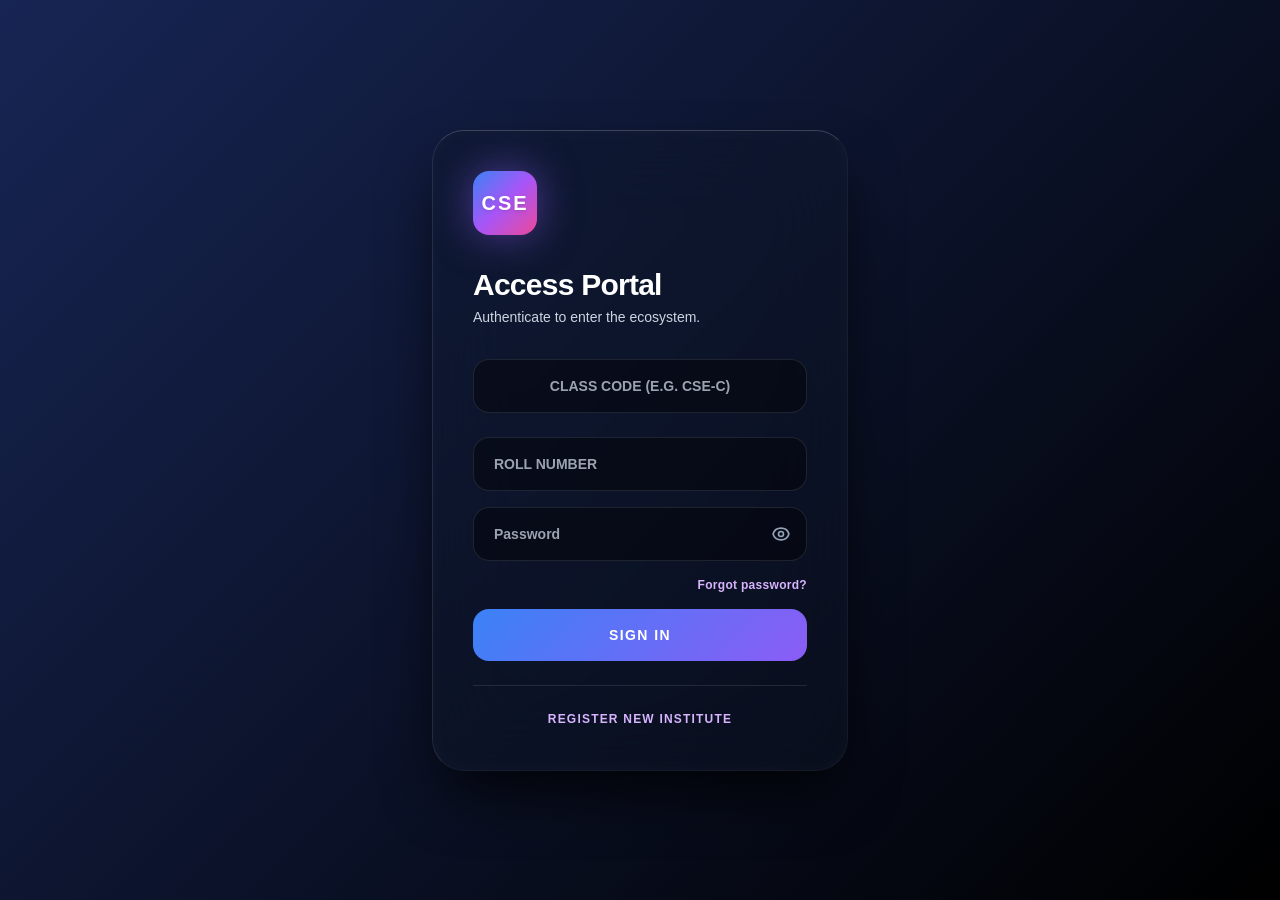
<file: index.html>
<!DOCTYPE html>
<html lang="en" class="dark">
<head>
  <meta charset="UTF-8">
  <meta name="viewport" content="width=device-width, initial-scale=1.0, maximum-scale=1.0, user-scalable=no">
  <meta name="theme-color" content="#03030a">
  <meta name="description" content="CSE C Workspace — Class Academic Portal">
  <link rel="manifest" href="manifest.json">
  <title>CSE C Workspace</title>

  <script>
    (function(){
      if (localStorage.getItem('theme') === 'light') document.documentElement.classList.remove('dark');
      else document.documentElement.classList.add('dark');
    })();
  </script>

  <meta http-equiv="Content-Security-Policy" content="default-src 'self'; script-src 'self' https://cdn.jsdelivr.net https://cdnjs.cloudflare.com https://unpkg.com 'unsafe-inline' 'unsafe-eval'; style-src 'self' https://fonts.googleapis.com 'unsafe-inline'; font-src https://fonts.gstatic.com; img-src 'self' data: https:; frame-src 'self' https://www.youtube.com https://docs.google.com https://drive.google.com; connect-src 'self' https://script.google.com; upgrade-insecure-requests; block-all-mixed-content;">
  <meta http-equiv="Referrer-Policy" content="strict-origin-when-cross-origin">
  <meta http-equiv="X-Content-Type-Options" content="nosniff">

  <link href="css/output.css" rel="stylesheet">

  <script>
    if ('serviceWorker' in navigator) navigator.serviceWorker.register('service-worker.js').catch(()=>{});
  </script>
</head>

<body class="font-sans antialiased overflow-hidden selection:bg-blue-500/30 transition-colors duration-300">

  <div id="top-loader"><div id="top-loader-bar"></div></div>

  <div id="toast-container"></div>

  <div id="auth-layout" class="absolute inset-0 z-[100] flex items-center justify-center aurora-bg overflow-hidden opacity-0 transition-opacity duration-500">
    <div class="aurora-orb aurora-orb-1"></div>
    <div class="aurora-orb aurora-orb-2"></div>
    <div class="aurora-orb aurora-orb-3"></div>

    <div class="w-full max-w-md px-4 relative z-10">
      
      <div id="login-view" class="ultimate-glass rounded-[2rem] p-8 md:p-10 anim-scale-in">
        <div class="w-16 h-16 bg-gradient-to-br from-blue-500 via-purple-500 to-pink-500 rounded-2xl mb-8 flex items-center justify-center shadow-[0_0_40px_rgba(139,92,246,0.5)]">
          <span class="text-white font-black tracking-widest text-xl drop-shadow">CSE</span>
        </div>
        <h1 class="text-3xl font-black mb-1 tracking-tight text-white">Access Portal</h1>
        <p class="text-sm text-slate-300 mb-8 font-medium">Authenticate to enter the ecosystem.</p>
        
        <form id="loginForm" class="space-y-4">
          <input type="text" id="classCode" placeholder="Class Code (e.g. CSE-C)" required autocomplete="off"
            class="dark-input w-full px-5 py-4 rounded-2xl text-sm outline-none font-semibold uppercase text-center mb-2 border-blue-500/30 focus:border-blue-500">
            
          <input type="text" id="rollNumber" placeholder="Roll Number" required autocomplete="username"
            class="dark-input w-full px-5 py-4 rounded-2xl text-sm outline-none font-semibold mono uppercase">
          
          <div class="relative flex items-center">
            <input type="password" id="password" placeholder="Password" required autocomplete="current-password"
              class="dark-input w-full pl-5 pr-12 py-4 rounded-2xl text-sm outline-none font-semibold">
            <button type="button" onclick="togglePassword('password','eye-login')"
              class="absolute right-4 text-slate-400 hover:text-white transition-colors focus:outline-none">
              <svg id="eye-login" class="w-5 h-5" fill="none" stroke="currentColor" viewBox="0 0 24 24">
                <path stroke-linecap="round" stroke-linejoin="round" stroke-width="2" d="M15 12a3 3 0 11-6 0 3 3 0 016 0z"/>
                <path stroke-linecap="round" stroke-linejoin="round" stroke-width="2" d="M2.458 12C3.732 7.943 7.523 5 12 5c4.478 0 8.268 2.943 9.542 7-1.274 4.057-5.064 7-9.542 7-4.477 0-8.268-2.943-9.542-7z"/>
              </svg>
            </button>
          </div>
          
          <div class="flex justify-end">
            <button type="button" onclick="switchAuthView('forgot-view')"
              class="text-xs text-purple-300 hover:text-pink-400 transition-colors font-bold outline-none tracking-wide">Forgot password?</button>
          </div>
          <button type="submit" id="loginBtn" class="gradient-btn w-full font-black py-4 rounded-2xl text-sm tracking-widest uppercase outline-none mt-1">Sign In</button>
          <p id="login-status" class="text-xs text-center text-purple-400 hidden pt-1 animate-pulse font-bold">Establishing connection…</p>
        </form>

        <div class="mt-6 pt-5 border-t border-white/10 text-center">
          <button type="button" onclick="switchAuthView('register-view')" class="text-xs text-purple-300 hover:text-white transition-colors font-bold outline-none tracking-widest uppercase">Register New Institute</button>
        </div>
      </div>

<div id="forgot-view" class="ultimate-glass rounded-[2rem] p-8 md:p-10 hidden">
        <h1 class="text-3xl font-black mb-1 tracking-tight text-white">Reset Access</h1>
        <p class="text-sm text-slate-300 mb-8 font-medium">Identity verification required.</p>
        
        <form id="forgotFormStep1" class="space-y-4">
          <input type="text" id="resetClassCode" placeholder="Class Code (e.g. CSE-C)" required autocomplete="off"
            class="dark-input w-full px-5 py-4 rounded-2xl text-sm outline-none font-semibold uppercase text-center mb-2 border-blue-500/30 focus:border-blue-500">

          <input type="text" id="resetRoll" placeholder="Enter Roll Number" required
            class="dark-input w-full px-5 py-4 rounded-2xl text-sm outline-none font-semibold mono uppercase">
          <button type="submit" id="getQBtn" class="gradient-btn w-full font-black py-4 rounded-2xl text-sm tracking-widest uppercase outline-none">Find Account</button>
        </form>

        <form id="forgotFormStep2" class="space-y-4 hidden mt-4">
          <div class="bg-white/5 border border-white/10 p-5 rounded-2xl">
            <p class="text-[10px] text-purple-400 font-black uppercase tracking-widest mb-1">Security Question</p>
            <p id="display-sec-q" class="text-sm font-bold text-white"></p>
          </div>
          <input type="text" id="resetAnswer" placeholder="Your Answer" required
            class="dark-input w-full px-5 py-4 rounded-2xl text-sm outline-none font-semibold">
          <button type="submit" id="resetBtn" class="gradient-btn w-full font-black py-4 rounded-2xl text-sm tracking-widest uppercase outline-none">Request Reset</button>
        </form>
        
        <button type="button" onclick="resetForgotFlow()"
          class="w-full text-xs text-slate-400 hover:text-white mt-5 transition-colors font-bold outline-none uppercase tracking-wider">← Back to Login</button>
      </div>

      <div id="register-view" class="ultimate-glass rounded-[2rem] p-8 md:p-10 hidden max-h-[85vh] overflow-y-auto custom-scrollbar">
        <h1 class="text-3xl font-black mb-1 tracking-tight text-white">Institute Setup</h1>
        <p class="text-sm text-slate-300 mb-6 font-medium">Deploy an isolated database.</p>

        <div class="bg-white/5 border border-blue-500/30 rounded-2xl p-5 mb-6 relative mt-4">
          <span class="absolute -top-3 left-5 bg-blue-500 text-white text-[10px] font-black uppercase tracking-widest px-3 py-1 rounded-full shadow-md shadow-blue-500/20">Step 1: Database</span>
          <p class="text-xs text-slate-300 mb-3 font-medium leading-relaxed mt-2">Open <a href="https://gemini.google.com" target="_blank" rel="noopener noreferrer" class="text-blue-400 hover:underline font-bold">Google Gemini</a>, paste this exact prompt, and run the code it gives you in a blank Google Sheet. <br><b class="text-red-400">CRITICAL: Click Share on the Google Sheet and add your main Developer Email as an Editor!</b></p>
          
          <div class="relative">
            <textarea id="ai-prompt-text" readonly class="w-full h-24 bg-black/40 border border-white/10 rounded-xl p-3 text-[10px] font-mono text-slate-400 resize-none focus:outline-none custom-scrollbar">I need an Apps Script code that creates a structured Google Sheet to act as a database for my Class Portal. Please write a script that creates the following tabs with these exact column headers in row 1:
1. Users: Name, RollNumber, Phone, Email, Password, Role, SecurityQuestion, SecurityAnswer
2. Modules: Semester, Subject
3. Notes: Semester, Title, Subject, Date, Link
4. Excels: Semester, Title, Subject, Date, Link
5. Announcements: Semester, Title, Subject, Date, Description, Priority, ValidUntil
6. Attendance: Date, Hour, Present, Absent
7. ResetRequests: RollNumber, Date, Status
8. Logs: Timestamp, RollNumber, Name, Role
9. Feedback: Timestamp, Name, RollNumber, Message
10. Settings: Key, Value

Make the header rows bold and freeze the first row for all tabs.</textarea>
            <button type="button" onclick="copyPrompt()" class="absolute top-2 right-2 bg-white/10 hover:bg-white/20 text-white text-[10px] font-bold px-2 py-1 rounded-lg transition-colors outline-none border border-white/10">Copy</button>
          </div>
        </div>

        <div class="bg-white/5 border border-purple-500/30 rounded-2xl p-5 relative mt-6">
          <span class="absolute -top-3 left-5 bg-purple-500 text-white text-[10px] font-black uppercase tracking-widest px-3 py-1 rounded-full shadow-md shadow-purple-500/20">Step 2: Connect</span>
          <form id="registerTenantForm" class="space-y-4 mt-3">
            <input type="text" id="regClassCode" placeholder="Class Code (e.g. CSE-C)" required class="dark-input w-full px-5 py-4 rounded-2xl text-sm outline-none font-bold uppercase text-center">
            <input type="text" id="regSheetId" placeholder="Paste Google Sheet ID" required class="dark-input w-full px-5 py-4 rounded-2xl text-sm outline-none font-medium">
            
            <div class="border-t border-white/10 pt-4 mt-2">
              <p class="text-[10px] text-purple-400 font-black uppercase tracking-widest mb-3">Master Admin Account</p>
              <input type="text" id="regAdminName" placeholder="Admin Name" required class="dark-input w-full px-5 py-4 rounded-2xl text-sm outline-none font-medium mb-3">
              <input type="text" id="regAdminRoll" placeholder="Admin Roll Number" required class="dark-input w-full px-5 py-4 rounded-2xl text-sm outline-none font-medium mono uppercase mb-3">
              <input type="password" id="regAdminPass" placeholder="Admin Password" required class="dark-input w-full px-5 py-4 rounded-2xl text-sm outline-none font-medium mb-3">
            </div>
            <button type="submit" id="regTenantBtn" class="gradient-btn w-full font-black py-4 rounded-2xl text-sm tracking-widest uppercase outline-none shadow-lg">Initialize</button>
          </form>
        </div>
        <button type="button" onclick="switchAuthView('login-view')" class="w-full text-xs text-slate-400 hover:text-white mt-6 transition-colors font-bold outline-none uppercase tracking-wider text-center">← Back to Login</button>
      </div>

    </div>
  </div>

  <div id="resource-modal" class="modal-overlay fixed inset-0 z-[60] flex items-center justify-center hidden opacity-0 p-4">
    <div class="modal-content w-full max-w-md glass-card rounded-3xl p-7 relative shadow-2xl">
      <button onclick="closeModal()" class="absolute top-5 right-5 text-slate-400 hover:text-red-500 bg-slate-100 dark:bg-white/10 rounded-full p-2 transition-colors outline-none text-sm">✕</button>
      <h2 id="res-modal-title" class="text-2xl font-black mb-1 tracking-tight text-slate-900 dark:text-white">Publish Content</h2>
      <form id="add-resource-form" class="space-y-4 mt-6">
        <input type="hidden" id="res-mode" value="create">
        <input type="hidden" id="res-orig-title">
        <input type="hidden" id="res-orig-date">
        <input type="hidden" id="res-orig-type">
        <select id="res-type" class="w-full bg-slate-50 dark:bg-black/40 border border-slate-200 dark:border-white/10 rounded-xl px-4 py-3.5 text-sm outline-none focus:border-blue-500 text-slate-900 dark:text-white font-semibold">
          <option value="Notes">Class Document (URL)</option>
          <option value="Excels">Data Spreadsheet (URL)</option>
        </select>
        <input type="text" id="res-title" placeholder="Title" required
          class="w-full bg-slate-50 dark:bg-black/40 border border-slate-200 dark:border-white/10 rounded-xl px-4 py-3.5 text-sm outline-none focus:border-blue-500 text-slate-900 dark:text-white font-medium">
        <input type="url" id="res-link" placeholder="Paste URL" required
          class="w-full bg-slate-50 dark:bg-black/40 border border-slate-200 dark:border-white/10 rounded-xl px-4 py-3.5 text-sm outline-none focus:border-blue-500 text-slate-900 dark:text-white font-medium">
        <button type="submit" id="addResourceBtn" class="btn-shine w-full bg-blue-500 text-white font-bold py-3.5 rounded-xl text-sm hover:bg-blue-600 hover:scale-[0.98] transition-transform shadow-lg outline-none">Publish to Ecosystem</button>
      </form>
    </div>
  </div>

  <div id="announcement-modal" class="modal-overlay fixed inset-0 z-[60] flex items-center justify-center hidden opacity-0 p-4">
    <div class="modal-content w-full max-w-lg glass-card rounded-3xl p-7 relative shadow-2xl">
      <button onclick="closeAnnModal()" class="absolute top-5 right-5 text-slate-400 hover:text-red-500 bg-slate-100 dark:bg-white/10 rounded-full p-2 transition-colors outline-none text-sm">✕</button>
      <h2 id="ann-modal-title" class="text-2xl font-black mb-1 tracking-tight text-slate-900 dark:text-white">New Notice</h2>
      <form id="global-ann-form" class="space-y-4 mt-6">
        <input type="hidden" id="g-ann-mode" value="create">
        <input type="hidden" id="g-ann-original-date">
        <input type="text" id="g-ann-title" placeholder="Announcement Title" required
          class="w-full bg-slate-50 dark:bg-black/40 border border-slate-200 dark:border-white/10 rounded-xl px-4 py-3.5 text-sm outline-none focus:border-blue-500 text-slate-900 dark:text-white font-semibold">
        <div class="grid grid-cols-2 gap-4">
          <select id="g-ann-priority" class="w-full bg-slate-50 dark:bg-black/40 border border-slate-200 dark:border-white/10 rounded-xl px-4 py-3.5 text-sm outline-none focus:border-blue-500 text-slate-700 dark:text-gray-300 font-semibold">
            <option value="Normal">🟢 Normal</option>
            <option value="High">🔴 High Priority</option>
          </select>
          <input type="date" id="g-ann-valid"
            class="w-full bg-slate-50 dark:bg-black/40 border border-slate-200 dark:border-white/10 rounded-xl px-4 py-3.5 text-sm outline-none focus:border-blue-500 text-slate-700 dark:text-gray-300 font-semibold cursor-pointer">
        </div>
        <textarea id="g-ann-desc" placeholder="Details…" required
          class="w-full bg-slate-50 dark:bg-black/40 border border-slate-200 dark:border-white/10 rounded-xl px-4 py-3.5 text-sm outline-none focus:border-blue-500 text-slate-900 dark:text-white font-medium h-24 resize-none"></textarea>
        <div class="flex items-center gap-2">
          <input type="checkbox" id="push-notify-check" class="w-4 h-4 accent-blue-500 cursor-pointer">
          <label for="push-notify-check" class="text-xs font-bold text-slate-500 cursor-pointer">Send push notification</label>
        </div>
        <button type="submit" id="postAnnBtn" class="btn-shine w-full bg-blue-500 text-white font-bold py-3.5 rounded-xl text-sm hover:bg-blue-600 hover:scale-[0.98] transition-transform shadow-lg outline-none">Publish Notice</button>
      </form>
    </div>
  </div>

  <div id="module-modal" class="modal-overlay fixed inset-0 z-[60] flex items-center justify-center hidden opacity-0 p-4">
    <div class="modal-content w-full max-w-sm glass-card rounded-3xl p-7 relative shadow-2xl">
      <button onclick="closeModuleModal()" class="absolute top-5 right-5 text-slate-400 hover:text-red-500 bg-slate-100 dark:bg-white/10 rounded-full p-2 transition-colors outline-none text-sm">✕</button>
      <h2 id="mod-modal-title" class="text-2xl font-black mb-6 tracking-tight text-slate-900 dark:text-white">Create Folder</h2>
      <form id="add-module-form" class="space-y-4">
        <input type="hidden" id="mod-type">
        <input type="text" id="mod-input-name" placeholder="Folder Name" required
          class="w-full bg-slate-50 dark:bg-black/40 border border-slate-200 dark:border-white/10 rounded-xl px-4 py-3.5 text-sm outline-none focus:border-blue-500 text-slate-900 dark:text-white font-bold">
        <button type="submit" id="addModuleBtn" class="btn-shine w-full bg-blue-500 text-white font-bold py-3.5 rounded-xl text-sm hover:bg-blue-600 hover:scale-[0.98] transition-transform shadow-lg outline-none">Create Folder</button>
      </form>
    </div>
  </div>

  <div id="rename-modal" class="modal-overlay fixed inset-0 z-[60] flex items-center justify-center hidden opacity-0 p-4">
    <div class="modal-content w-full max-w-sm glass-card rounded-3xl p-7 relative shadow-2xl">
      <button onclick="closeRenameModal()" class="absolute top-5 right-5 text-slate-400 hover:text-red-500 bg-slate-100 dark:bg-white/10 rounded-full p-2 transition-colors outline-none text-sm">✕</button>
      <h2 id="rename-modal-title" class="text-2xl font-black mb-6 tracking-tight text-slate-900 dark:text-white">Rename</h2>
      <form id="rename-form" class="space-y-4">
        <input type="hidden" id="rename-type">
        <input type="hidden" id="rename-old">
        <input type="text" id="rename-new" placeholder="New Name" required
          class="w-full bg-slate-50 dark:bg-black/40 border border-slate-200 dark:border-white/10 rounded-xl px-4 py-3.5 text-sm outline-none focus:border-indigo-500 text-slate-900 dark:text-white font-bold">
        <button type="submit" id="renameBtn" class="btn-shine w-full bg-indigo-500 text-white font-bold py-3.5 rounded-xl text-sm hover:bg-indigo-600 hover:scale-[0.98] transition-transform shadow-lg shadow-indigo-500/25 outline-none">Save Name</button>
      </form>
    </div>
  </div>

  <div id="quick-peek-modal" class="modal-overlay fixed inset-0 z-[120] hidden opacity-0 flex items-center justify-center p-4 md:p-8">
    <div class="modal-content w-full max-w-6xl h-full glass-card rounded-3xl relative shadow-2xl flex flex-col overflow-hidden">
      <div class="flex justify-between items-center p-4 border-b border-slate-200 dark:border-white/10 shrink-0">
        <h3 id="peek-title" class="text-base font-black text-slate-900 dark:text-white truncate pr-4">Document Viewer</h3>
        <div class="flex gap-2 shrink-0">
          <a id="peek-external" href="#" target="_blank" rel="noopener noreferrer"
            class="px-4 py-2 bg-blue-500/10 text-blue-500 font-bold text-xs rounded-xl hover:bg-blue-500 hover:text-white transition-colors">↗ Open</a>
          <button onclick="closeQuickPeek()" class="text-slate-400 hover:text-red-500 bg-slate-100 dark:bg-white/5 px-4 py-2 rounded-xl font-bold text-xs transition-colors">Close</button>
        </div>
      </div>
      <div class="flex-1 relative bg-slate-100 dark:bg-black rounded-b-3xl">
        <div id="peek-loader" class="absolute inset-0 flex items-center justify-center z-20">
          <div class="w-8 h-8 border-[3px] border-blue-500 border-t-transparent rounded-full animate-spin"></div>
        </div>
        <iframe id="peek-iframe" class="w-full h-full relative z-10 border-0 rounded-b-3xl" onload="document.getElementById('peek-loader').classList.add('hidden')" sandbox="allow-scripts allow-forms allow-popups"></iframe>
      </div>
    </div>
  </div>

  <div id="logs-modal" class="modal-overlay fixed inset-0 z-[100] hidden opacity-0 flex items-center justify-center p-4">
    <div class="modal-content w-full max-w-3xl glass-card rounded-3xl p-7 relative shadow-2xl flex flex-col max-h-[90vh]">
      <button onclick="closeLogsModal()" class="absolute top-5 right-5 text-slate-400 hover:text-red-500 bg-slate-100 dark:bg-white/10 rounded-full p-2 transition-colors outline-none text-sm">✕</button>
      <h2 class="text-2xl font-black text-slate-900 dark:text-white mb-1">System Access Logs</h2>
      <p class="text-sm text-slate-400 mb-5 font-medium">Complete session history.</p>
      <div class="flex flex-col md:flex-row items-center gap-3 mb-5 bg-red-50 dark:bg-red-500/10 p-4 rounded-2xl border border-red-200 dark:border-red-500/20">
        <span class="text-sm font-bold text-red-600 dark:text-red-400 shrink-0">Flush History:</span>
        <select id="log-flush-range" class="flex-1 bg-white dark:bg-black/40 border border-slate-200 dark:border-white/10 rounded-xl px-4 py-2.5 text-sm font-bold text-slate-900 dark:text-white outline-none focus:border-red-500">
          <option value="1h">Last Hour</option>
          <option value="24h">Last 24 Hours</option>
          <option value="7d">Last 7 Days</option>
          <option value="all">All Time</option>
        </select>
        <button onclick="executeLogFlush()" id="flushLogsBtn" class="bg-red-500 hover:bg-red-600 text-white px-5 py-2.5 rounded-xl font-bold transition-colors hover:scale-[0.98] shadow-md outline-none whitespace-nowrap">Clear Data</button>
      </div>
      <div class="overflow-y-auto rounded-2xl border border-slate-200 dark:border-white/10" id="logs-container"></div>
    </div>
  </div>

  <div id="att-output-modal" class="modal-overlay fixed inset-0 z-[100] hidden opacity-0 flex items-center justify-center p-4">
    <div class="modal-content w-full max-w-xl glass-card rounded-3xl p-7 relative shadow-2xl flex flex-col max-h-[90vh]">
      <button onclick="closeAttOutput()" class="absolute top-5 right-5 text-slate-400 hover:text-red-500 bg-slate-100 dark:bg-white/10 rounded-full p-2 transition-colors outline-none text-sm">✕</button>
      <h2 class="text-2xl font-black text-slate-900 dark:text-white mb-6">Attendance Codes</h2>
      <div class="grid grid-cols-1 md:grid-cols-2 gap-5 overflow-y-auto">
        <div>
          <div class="flex justify-between items-center mb-2">
            <h3 class="text-[10px] font-black text-emerald-600 dark:text-emerald-400 uppercase tracking-widest">Present</h3>
            <button onclick="copyToClip('att-present-text')" class="text-[10px] bg-slate-100 dark:bg-white/10 px-3 py-1.5 rounded-lg font-bold text-slate-700 dark:text-white hover:bg-slate-200 dark:hover:bg-white/20 transition-colors outline-none">Copy</button>
          </div>
          <textarea id="att-present-text" readonly class="w-full h-48 bg-slate-50 dark:bg-black/40 border border-slate-200 dark:border-white/10 rounded-xl p-4 text-sm mono text-slate-700 dark:text-gray-300 resize-none focus:outline-none"></textarea>
        </div>
        <div>
          <div class="flex justify-between items-center mb-2">
            <h3 class="text-[10px] font-black text-red-600 dark:text-red-400 uppercase tracking-widest">Absent</h3>
            <button onclick="copyToClip('att-absent-text')" class="text-[10px] bg-slate-100 dark:bg-white/10 px-3 py-1.5 rounded-lg font-bold text-slate-700 dark:text-white hover:bg-slate-200 dark:hover:bg-white/20 transition-colors outline-none">Copy</button>
          </div>
          <textarea id="att-absent-text" readonly class="w-full h-48 bg-slate-50 dark:bg-black/40 border border-slate-200 dark:border-white/10 rounded-xl p-4 text-sm mono text-slate-700 dark:text-gray-300 resize-none focus:outline-none"></textarea>
        </div>
      </div>
    </div>
  </div>

  <div id="shutdown-screen" class="fixed inset-0 z-[200] bg-slate-100 dark:bg-[#03030a] flex flex-col items-center justify-center hidden">
    <div class="w-24 h-24 bg-red-500/10 text-red-500 rounded-full flex items-center justify-center mb-6 shadow-[0_0_40px_rgba(239,68,68,0.2)]">
      <svg class="w-12 h-12" fill="none" stroke="currentColor" viewBox="0 0 24 24"><path stroke-linecap="round" stroke-linejoin="round" stroke-width="2" d="M12 9v2m0 4h.01m-6.938 4h13.856c1.54 0 2.502-1.667 1.732-3L13.732 4c-.77-1.333-2.694-1.333-3.464 0L3.34 16c-.77 1.333.192 3 1.732 3z"/></svg>
    </div>
    <h1 class="text-4xl font-black mb-3 tracking-tight text-slate-900 dark:text-white">System Offline</h1>
    <p class="text-slate-400 text-center max-w-sm px-6 text-sm font-medium leading-relaxed">The Class Portal is currently undergoing maintenance. Please check back later.</p>
    <button onclick="logout()" class="mt-8 bg-slate-900 dark:bg-white text-white dark:text-black px-8 py-3.5 rounded-xl font-bold hover:scale-[0.98] transition-transform shadow-lg outline-none">Return to Login</button>
  </div>

  <div id="app-layout" class="h-screen w-full flex hidden relative z-10">

    <div id="mobile-overlay" onclick="toggleSidebar()" class="fixed inset-0 bg-black/70 z-30 hidden md:hidden"></div>

    <aside id="sidebar"
      class="fixed md:relative inset-y-0 left-0 z-40 w-72 glass-deep flex flex-col
              transform -translate-x-full md:translate-x-0 transition-transform duration-300 shadow-2xl md:shadow-none">

      <div class="h-20 flex items-center justify-between px-8 border-b border-slate-200 dark:border-white/[0.07] shrink-0">
        <span class="text-2xl font-black tracking-widest text-transparent bg-clip-text bg-gradient-to-br from-blue-400 to-purple-500 uppercase">PORTAL</span>
        <button onclick="toggleSidebar()" class="md:hidden text-slate-400 bg-slate-100 dark:bg-white/5 p-2 rounded-full outline-none hover:bg-red-50 dark:hover:bg-red-500/10 hover:text-red-500 transition-colors">✕</button>
      </div>

      <nav class="flex-1 overflow-y-auto py-7 px-5 space-y-1" id="main-nav">
        <p class="text-[10px] font-black text-slate-400 dark:text-slate-500 uppercase tracking-widest mb-4 pl-3">Main</p>

        <button onclick="switchMainView('dashboard')" class="nav-btn active-nav w-full flex items-center gap-3.5 px-4 py-3.5 rounded-2xl text-sm font-bold transition-all bg-slate-100 dark:bg-white/10 text-slate-900 dark:text-white outline-none">
          <svg class="w-5 h-5 opacity-80" fill="none" stroke="currentColor" viewBox="0 0 24 24"><path d="M4 6a2 2 0 012-2h2a2 2 0 012 2v2a2 2 0 01-2 2H6a2 2 0 01-2-2V6zM14 6a2 2 0 012-2h2a2 2 0 012 2v2a2 2 0 01-2 2h-2a2 2 0 01-2-2V6zM4 16a2 2 0 012-2h2a2 2 0 012 2v2a2 2 0 01-2 2H6a2 2 0 01-2-2v-2zM14 16a2 2 0 012-2h2a2 2 0 012 2v2a2 2 0 01-2 2h-2a2 2 0 01-2-2v-2z"/></svg>
          Dashboard
        </button>

        <button onclick="switchMainView('workspace')" class="nav-btn w-full flex items-center gap-3.5 px-4 py-3.5 rounded-2xl text-sm font-bold transition-all text-slate-500 dark:text-gray-400 hover:bg-slate-50 dark:hover:bg-white/5 outline-none">
          <svg class="w-5 h-5 opacity-80" fill="none" stroke="currentColor" viewBox="0 0 24 24"><path d="M19 11H5m14 0a2 2 0 012 2v6a2 2 0 01-2 2H5a2 2 0 01-2-2v-6a2 2 0 012-2m14 0V9a2 2 0 00-2-2M5 11V9a2 2 0 012-2m0 0V5a2 2 0 012-2h6a2 2 0 012 2v2M7 7h10"/></svg>
          Ecosystem
        </button>

        <button onclick="switchMainView('attendance')" class="nav-btn w-full flex items-center gap-3.5 px-4 py-3.5 rounded-2xl text-sm font-bold transition-all text-slate-500 dark:text-gray-400 hover:bg-slate-50 dark:hover:bg-white/5 outline-none">
          <svg class="w-5 h-5 opacity-80" fill="none" stroke="currentColor" viewBox="0 0 24 24"><path d="M9 5H7a2 2 0 00-2 2v12a2 2 0 002 2h10a2 2 0 002-2V7a2 2 0 00-2-2h-2M9 5a2 2 0 002 2h2a2 2 0 002-2M9 5a2 2 0 012-2h2a2 2 0 012 2m-6 9l2 2 4-4"/></svg>
          Attendance
        </button>

        <button onclick="switchMainView('directory')" class="nav-btn w-full flex items-center gap-3.5 px-4 py-3.5 rounded-2xl text-sm font-bold transition-all text-slate-500 dark:text-gray-400 hover:bg-slate-50 dark:hover:bg-white/5 outline-none">
          <svg class="w-5 h-5 opacity-80" fill="none" stroke="currentColor" viewBox="0 0 24 24"><path d="M12 4.354a4 4 0 110 5.292M15 21H3v-1a6 6 0 0112 0v1zm0 0h6v-1a6 6 0 00-9-5.197M13 7a4 4 0 11-8 0 4 4 0 018 0z"/></svg>
          Directory
        </button>

        <button onclick="switchMainView('feedback')" class="nav-btn w-full flex items-center gap-3.5 px-4 py-3.5 rounded-2xl text-sm font-bold transition-all text-slate-500 dark:text-gray-400 hover:bg-slate-50 dark:hover:bg-white/5 outline-none">
          <svg class="w-5 h-5 opacity-80" fill="none" stroke="currentColor" viewBox="0 0 24 24"><path stroke-linecap="round" stroke-linejoin="round" stroke-width="2" d="M8 10h.01M12 10h.01M16 10h.01M9 16H5a2 2 0 01-2-2V6a2 2 0 012-2h14a2 2 0 012 2v8a2 2 0 01-2 2h-5l-5 5v-5z"/></svg>
          Feedback
        </button>

        <p id="admin-nav-title" class="text-[10px] font-black text-blue-500 uppercase tracking-widest pt-6 pb-2 pl-3 hidden">Security</p>
        <button id="nav-admin" onclick="switchMainView('admin')" class="nav-btn hidden w-full flex items-center gap-3.5 px-4 py-3.5 rounded-2xl text-sm font-bold text-red-600 dark:text-red-400 hover:bg-red-50 dark:hover:bg-red-500/10 transition-all outline-none border border-transparent">
          <svg class="w-5 h-5 opacity-80" fill="none" stroke="currentColor" viewBox="0 0 24 24"><path d="M12 15v2m-6 4h12a2 2 0 002-2v-6a2 2 0 00-2-2H6a2 2 0 00-2 2v6a2 2 0 002 2zm10-10V7a4 4 0 00-8 0v4h8z"/></svg>
          Admin Console
        </button>
      </nav>

      <div class="p-5 border-t border-slate-200 dark:border-white/[0.07] shrink-0 flex items-center justify-between gap-3">
        <div onclick="switchMainView('profile')" class="flex items-center gap-3 cursor-pointer flex-1 overflow-hidden p-2 -ml-2 rounded-xl hover:bg-slate-50 dark:hover:bg-white/5 active:bg-slate-100 dark:active:bg-white/10 transition-colors select-none outline-none">
          <div id="ui-avatar" class="w-10 h-10 rounded-full bg-gradient-to-tr from-slate-600 to-slate-900 flex items-center justify-center text-sm font-black text-white shrink-0 shadow-inner">U</div>
          <div class="overflow-hidden">
            <p id="ui-username" class="text-sm font-bold truncate text-slate-900 dark:text-white">User</p>
            <p id="ui-role" class="text-[10px] text-slate-400 font-bold uppercase tracking-wider">Profile</p>
          </div>
        </div>
        <button onclick="logout()" title="Logout" class="p-2.5 bg-slate-100 dark:bg-white/5 hover:bg-red-50 dark:hover:bg-red-500/10 hover:text-red-500 text-slate-500 rounded-xl transition-colors shrink-0 outline-none">
          <svg class="w-5 h-5" fill="none" stroke="currentColor" viewBox="0 0 24 24"><path d="M17 16l4-4m0 0l-4-4m4 4H7m6 4v1a3 3 0 01-3 3H6a3 3 0 01-3-3V7a3 3 0 013-3h4a3 3 0 013 3v1"/></svg>
        </button>
      </div>
    </aside>

    <main class="flex-1 flex flex-col w-full overflow-hidden">

      <header class="h-20 border-b border-slate-200 dark:border-white/[0.06] flex items-center justify-between px-5 md:px-8 sticky top-0 z-20 shadow-sm shrink-0">
        <div class="flex items-center gap-3">
          <button onclick="toggleSidebar()" class="md:hidden text-slate-500 hover:text-slate-900 dark:hover:text-white p-2 rounded-xl bg-slate-100 dark:bg-white/5 outline-none">
            <svg class="w-5 h-5" fill="none" stroke="currentColor" viewBox="0 0 24 24"><path stroke-linecap="round" stroke-linejoin="round" stroke-width="2" d="M4 6h16M4 12h16M4 18h16"/></svg>
          </button>
          <div id="breadcrumb" class="text-sm font-bold flex items-center gap-2 truncate"></div>
        </div>
        <div class="flex items-center gap-2">
          <button onclick="requestPushPermissions()" id="notify-btn" class="hidden flex items-center justify-center gap-2 text-xs font-bold text-yellow-600 dark:text-yellow-400 bg-yellow-50 dark:bg-yellow-500/10 border border-yellow-500/30 px-3 py-2 rounded-xl transition-colors outline-none whitespace-nowrap">
            <svg class="w-4 h-4 shrink-0" fill="none" stroke="currentColor" viewBox="0 0 24 24"><path stroke-linecap="round" stroke-linejoin="round" stroke-width="2" d="M15 17h5l-1.405-1.405A2.032 2.032 0 0118 14.158V11a6.002 6.002 0 00-4-5.659V5a2 2 0 10-4 0v.341C7.67 6.165 6 8.388 6 11v3.159c0 .538-.214 1.055-.595 1.436L4 17h5m6 0v1a3 3 0 11-6 0v-1m6 0H9"/></svg>
            <span class="hidden md:inline">Enable Alerts</span>
          </button>
          <button onclick="toggleTheme()" class="p-2.5 rounded-xl bg-slate-100 dark:bg-white/5 text-slate-500 dark:text-gray-400 hover:bg-slate-200 dark:hover:bg-white/10 transition-colors outline-none active:scale-95">
            <span class="text-base leading-none">🌓</span>
          </button>
          <button onclick="forceSync()" class="flex items-center gap-2 text-xs font-bold text-slate-600 dark:text-gray-300 px-3 md:px-4 py-2 rounded-xl bg-slate-100 dark:bg-white/5 hover:bg-slate-200 dark:hover:bg-white/10 transition-colors outline-none active:scale-95">
            <svg id="sync-icon" class="w-4 h-4" fill="none" stroke="currentColor" viewBox="0 0 24 24"><path stroke-linecap="round" stroke-linejoin="round" stroke-width="2" d="M4 4v5h.582m15.356 2A8.001 8.001 0 004.582 9m0 0H9m11 11v-5h-.581m0 0a8.003 8.003 0 01-15.357-2m15.357 2H15"/></svg>
            <span class="hidden md:inline">Sync</span>
          </button>
        </div>
      </header>

      <div class="flex-1 overflow-y-auto p-5 md:p-8" id="workspace-scroll">
        <div class="max-w-7xl mx-auto pb-24" id="workspace-canvas"></div>
      </div>
    </main>
  </div>

  <script src="js/api.js" defer></script>
  <script src="js/app.js" defer></script>
</body>
</html>
</file>
<file: css/output.css>
*,:after,:before{--tw-border-spacing-x:0;--tw-border-spacing-y:0;--tw-translate-x:0;--tw-translate-y:0;--tw-rotate:0;--tw-skew-x:0;--tw-skew-y:0;--tw-scale-x:1;--tw-scale-y:1;--tw-pan-x: ;--tw-pan-y: ;--tw-pinch-zoom: ;--tw-scroll-snap-strictness:proximity;--tw-gradient-from-position: ;--tw-gradient-via-position: ;--tw-gradient-to-position: ;--tw-ordinal: ;--tw-slashed-zero: ;--tw-numeric-figure: ;--tw-numeric-spacing: ;--tw-numeric-fraction: ;--tw-ring-inset: ;--tw-ring-offset-width:0px;--tw-ring-offset-color:#fff;--tw-ring-color:rgba(59,130,246,.5);--tw-ring-offset-shadow:0 0 #0000;--tw-ring-shadow:0 0 #0000;--tw-shadow:0 0 #0000;--tw-shadow-colored:0 0 #0000;--tw-blur: ;--tw-brightness: ;--tw-contrast: ;--tw-grayscale: ;--tw-hue-rotate: ;--tw-invert: ;--tw-saturate: ;--tw-sepia: ;--tw-drop-shadow: ;--tw-backdrop-blur: ;--tw-backdrop-brightness: ;--tw-backdrop-contrast: ;--tw-backdrop-grayscale: ;--tw-backdrop-hue-rotate: ;--tw-backdrop-invert: ;--tw-backdrop-opacity: ;--tw-backdrop-saturate: ;--tw-backdrop-sepia: ;--tw-contain-size: ;--tw-contain-layout: ;--tw-contain-paint: ;--tw-contain-style: }::backdrop{--tw-border-spacing-x:0;--tw-border-spacing-y:0;--tw-translate-x:0;--tw-translate-y:0;--tw-rotate:0;--tw-skew-x:0;--tw-skew-y:0;--tw-scale-x:1;--tw-scale-y:1;--tw-pan-x: ;--tw-pan-y: ;--tw-pinch-zoom: ;--tw-scroll-snap-strictness:proximity;--tw-gradient-from-position: ;--tw-gradient-via-position: ;--tw-gradient-to-position: ;--tw-ordinal: ;--tw-slashed-zero: ;--tw-numeric-figure: ;--tw-numeric-spacing: ;--tw-numeric-fraction: ;--tw-ring-inset: ;--tw-ring-offset-width:0px;--tw-ring-offset-color:#fff;--tw-ring-color:rgba(59,130,246,.5);--tw-ring-offset-shadow:0 0 #0000;--tw-ring-shadow:0 0 #0000;--tw-shadow:0 0 #0000;--tw-shadow-colored:0 0 #0000;--tw-blur: ;--tw-brightness: ;--tw-contrast: ;--tw-grayscale: ;--tw-hue-rotate: ;--tw-invert: ;--tw-saturate: ;--tw-sepia: ;--tw-drop-shadow: ;--tw-backdrop-blur: ;--tw-backdrop-brightness: ;--tw-backdrop-contrast: ;--tw-backdrop-grayscale: ;--tw-backdrop-hue-rotate: ;--tw-backdrop-invert: ;--tw-backdrop-opacity: ;--tw-backdrop-saturate: ;--tw-backdrop-sepia: ;--tw-contain-size: ;--tw-contain-layout: ;--tw-contain-paint: ;--tw-contain-style: }/*! tailwindcss v3.4.19 | MIT License | https://tailwindcss.com*/*,:after,:before{box-sizing:border-box;border:0 solid #e5e7eb}:after,:before{--tw-content:""}:host,html{line-height:1.5;-webkit-text-size-adjust:100%;-moz-tab-size:4;-o-tab-size:4;tab-size:4;font-family:Outfit,sans-serif;font-feature-settings:normal;font-variation-settings:normal;-webkit-tap-highlight-color:transparent}body{margin:0;line-height:inherit}hr{height:0;color:inherit;border-top-width:1px}abbr:where([title]){-webkit-text-decoration:underline dotted;text-decoration:underline dotted}h1,h2,h3,h4,h5,h6{font-size:inherit;font-weight:inherit}a{color:inherit;text-decoration:inherit}b,strong{font-weight:bolder}code,kbd,pre,samp{font-family:JetBrains Mono,monospace;font-feature-settings:normal;font-variation-settings:normal;font-size:1em}small{font-size:80%}sub,sup{font-size:75%;line-height:0;position:relative;vertical-align:baseline}sub{bottom:-.25em}sup{top:-.5em}table{text-indent:0;border-color:inherit;border-collapse:collapse}button,input,optgroup,select,textarea{font-family:inherit;font-feature-settings:inherit;font-variation-settings:inherit;font-size:100%;font-weight:inherit;line-height:inherit;letter-spacing:inherit;color:inherit;margin:0;padding:0}button,select{text-transform:none}button,input:where([type=button]),input:where([type=reset]),input:where([type=submit]){-webkit-appearance:button;background-color:transparent;background-image:none}:-moz-focusring{outline:auto}:-moz-ui-invalid{box-shadow:none}progress{vertical-align:baseline}::-webkit-inner-spin-button,::-webkit-outer-spin-button{height:auto}[type=search]{-webkit-appearance:textfield;outline-offset:-2px}::-webkit-search-decoration{-webkit-appearance:none}::-webkit-file-upload-button{-webkit-appearance:button;font:inherit}summary{display:list-item}blockquote,dd,dl,figure,h1,h2,h3,h4,h5,h6,hr,p,pre{margin:0}fieldset{margin:0}fieldset,legend{padding:0}menu,ol,ul{list-style:none;margin:0;padding:0}dialog{padding:0}textarea{resize:vertical}input::-moz-placeholder,textarea::-moz-placeholder{opacity:1;color:#9ca3af}input::placeholder,textarea::placeholder{opacity:1;color:#9ca3af}[role=button],button{cursor:pointer}:disabled{cursor:default}audio,canvas,embed,iframe,img,object,svg,video{display:block;vertical-align:middle}img,video{max-width:100%;height:auto}[hidden]:where(:not([hidden=until-found])){display:none}.pointer-events-none{pointer-events:none}.fixed{position:fixed}.absolute{position:absolute}.relative{position:relative}.sticky{position:sticky}.inset-0{inset:0}.inset-y-0{top:0;bottom:0}.-top-3{top:-.75rem}.left-0{left:0}.left-3{left:.75rem}.left-5{left:1.25rem}.right-2{right:.5rem}.right-3{right:.75rem}.right-4{right:1rem}.right-5{right:1.25rem}.top-0{top:0}.top-2{top:.5rem}.top-3{top:.75rem}.top-5{top:1.25rem}.z-10{z-index:10}.z-20{z-index:20}.z-30{z-index:30}.z-40{z-index:40}.z-\[100\]{z-index:100}.z-\[120\]{z-index:120}.z-\[200\]{z-index:200}.z-\[60\]{z-index:60}.col-span-full{grid-column:1/-1}.mx-2{margin-left:.5rem;margin-right:.5rem}.mx-auto{margin-left:auto;margin-right:auto}.-ml-2{margin-left:-.5rem}.mb-1{margin-bottom:.25rem}.mb-10{margin-bottom:2.5rem}.mb-12{margin-bottom:3rem}.mb-2{margin-bottom:.5rem}.mb-3{margin-bottom:.75rem}.mb-4{margin-bottom:1rem}.mb-5{margin-bottom:1.25rem}.mb-6{margin-bottom:1.5rem}.mb-8{margin-bottom:2rem}.ml-1{margin-left:.25rem}.ml-2{margin-left:.5rem}.ml-auto{margin-left:auto}.mr-1{margin-right:.25rem}.mt-0\.5{margin-top:.125rem}.mt-1{margin-top:.25rem}.mt-2{margin-top:.5rem}.mt-3{margin-top:.75rem}.mt-4{margin-top:1rem}.mt-5{margin-top:1.25rem}.mt-6{margin-top:1.5rem}.mt-8{margin-top:2rem}.block{display:block}.inline-block{display:inline-block}.flex{display:flex}.table{display:table}.grid{display:grid}.contents{display:contents}.hidden{display:none}.h-10{height:2.5rem}.h-11{height:2.75rem}.h-12{height:3rem}.h-14{height:3.5rem}.h-16{height:4rem}.h-2{height:.5rem}.h-20{height:5rem}.h-24{height:6rem}.h-3{height:.75rem}.h-36{height:9rem}.h-4{height:1rem}.h-44{height:11rem}.h-48{height:12rem}.h-5{height:1.25rem}.h-56{height:14rem}.h-6{height:1.5rem}.h-64{height:16rem}.h-8{height:2rem}.h-full{height:100%}.h-screen{height:100vh}.max-h-72{max-height:18rem}.max-h-96{max-height:24rem}.max-h-\[85vh\]{max-height:85vh}.max-h-\[90vh\]{max-height:90vh}.min-h-\[200px\]{min-height:200px}.w-1\/3{width:33.333333%}.w-10{width:2.5rem}.w-11{width:2.75rem}.w-12{width:3rem}.w-14{width:3.5rem}.w-16{width:4rem}.w-2{width:.5rem}.w-24{width:6rem}.w-3{width:.75rem}.w-4{width:1rem}.w-5{width:1.25rem}.w-6{width:1.5rem}.w-64{width:16rem}.w-72{width:18rem}.w-8{width:2rem}.w-full{width:100%}.max-w-3xl{max-width:48rem}.max-w-4xl{max-width:56rem}.max-w-6xl{max-width:72rem}.max-w-7xl{max-width:80rem}.max-w-\[150px\]{max-width:150px}.max-w-full{max-width:100%}.max-w-lg{max-width:32rem}.max-w-md{max-width:28rem}.max-w-sm{max-width:24rem}.max-w-xl{max-width:36rem}.flex-1{flex:1 1 0%}.shrink-0{flex-shrink:0}.-translate-x-full{--tw-translate-x:-100%}.-translate-x-full,.transform{transform:translate(var(--tw-translate-x),var(--tw-translate-y)) rotate(var(--tw-rotate)) skewX(var(--tw-skew-x)) skewY(var(--tw-skew-y)) scaleX(var(--tw-scale-x)) scaleY(var(--tw-scale-y))}@keyframes pulse{50%{opacity:.5}}.animate-pulse{animation:pulse 2s cubic-bezier(.4,0,.6,1) infinite}@keyframes spin{to{transform:rotate(1turn)}}.animate-spin{animation:spin 1s linear infinite}.cursor-pointer{cursor:pointer}.select-none{-webkit-user-select:none;-moz-user-select:none;user-select:none}.resize-none{resize:none}.grid-cols-1{grid-template-columns:repeat(1,minmax(0,1fr))}.grid-cols-2{grid-template-columns:repeat(2,minmax(0,1fr))}.grid-cols-3{grid-template-columns:repeat(3,minmax(0,1fr))}.flex-col{flex-direction:column}.flex-wrap{flex-wrap:wrap}.items-start{align-items:flex-start}.items-end{align-items:flex-end}.items-center{align-items:center}.justify-end{justify-content:flex-end}.justify-center{justify-content:center}.justify-between{justify-content:space-between}.gap-1{gap:.25rem}.gap-2{gap:.5rem}.gap-3{gap:.75rem}.gap-3\.5{gap:.875rem}.gap-4{gap:1rem}.gap-5{gap:1.25rem}.gap-6{gap:1.5rem}.gap-8{gap:2rem}.space-y-1>:not([hidden])~:not([hidden]){--tw-space-y-reverse:0;margin-top:calc(.25rem*(1 - var(--tw-space-y-reverse)));margin-bottom:calc(.25rem*var(--tw-space-y-reverse))}.space-y-2>:not([hidden])~:not([hidden]){--tw-space-y-reverse:0;margin-top:calc(.5rem*(1 - var(--tw-space-y-reverse)));margin-bottom:calc(.5rem*var(--tw-space-y-reverse))}.space-y-3>:not([hidden])~:not([hidden]){--tw-space-y-reverse:0;margin-top:calc(.75rem*(1 - var(--tw-space-y-reverse)));margin-bottom:calc(.75rem*var(--tw-space-y-reverse))}.space-y-4>:not([hidden])~:not([hidden]){--tw-space-y-reverse:0;margin-top:calc(1rem*(1 - var(--tw-space-y-reverse)));margin-bottom:calc(1rem*var(--tw-space-y-reverse))}.space-y-5>:not([hidden])~:not([hidden]){--tw-space-y-reverse:0;margin-top:calc(1.25rem*(1 - var(--tw-space-y-reverse)));margin-bottom:calc(1.25rem*var(--tw-space-y-reverse))}.divide-y>:not([hidden])~:not([hidden]){--tw-divide-y-reverse:0;border-top-width:calc(1px*(1 - var(--tw-divide-y-reverse)));border-bottom-width:calc(1px*var(--tw-divide-y-reverse))}.divide-slate-100>:not([hidden])~:not([hidden]){--tw-divide-opacity:1;border-color:rgb(241 245 249/var(--tw-divide-opacity,1))}.self-start{align-self:flex-start}.overflow-hidden{overflow:hidden}.overflow-x-auto{overflow-x:auto}.overflow-y-auto{overflow-y:auto}.truncate{overflow:hidden;text-overflow:ellipsis}.truncate,.whitespace-nowrap{white-space:nowrap}.whitespace-pre-wrap{white-space:pre-wrap}.rounded-2xl{border-radius:1rem}.rounded-3xl{border-radius:1.5rem}.rounded-\[2rem\]{border-radius:2rem}.rounded-full{border-radius:9999px}.rounded-lg{border-radius:.5rem}.rounded-md{border-radius:.375rem}.rounded-xl{border-radius:.75rem}.rounded-b-3xl{border-bottom-right-radius:1.5rem;border-bottom-left-radius:1.5rem}.border{border-width:1px}.border-0{border-width:0}.border-2{border-width:2px}.border-\[3px\]{border-width:3px}.border-b{border-bottom-width:1px}.border-t{border-top-width:1px}.border-t-4{border-top-width:4px}.border-dashed{border-style:dashed}.border-blue-400\/40{border-color:rgba(96,165,250,.4)}.border-blue-500{--tw-border-opacity:1;border-color:rgb(59 130 246/var(--tw-border-opacity,1))}.border-blue-500\/20{border-color:rgba(59,130,246,.2)}.border-blue-500\/30{border-color:rgba(59,130,246,.3)}.border-blue-500\/50{border-color:rgba(59,130,246,.5)}.border-emerald-200{--tw-border-opacity:1;border-color:rgb(167 243 208/var(--tw-border-opacity,1))}.border-emerald-500\/20{border-color:rgba(16,185,129,.2)}.border-indigo-400\/40{border-color:rgba(129,140,248,.4)}.border-indigo-600{--tw-border-opacity:1;border-color:rgb(79 70 229/var(--tw-border-opacity,1))}.border-purple-500\/30{border-color:rgba(168,85,247,.3)}.border-red-200{--tw-border-opacity:1;border-color:rgb(254 202 202/var(--tw-border-opacity,1))}.border-red-500{--tw-border-opacity:1;border-color:rgb(239 68 68/var(--tw-border-opacity,1))}.border-red-500\/25{border-color:rgba(239,68,68,.25)}.border-red-500\/30{border-color:rgba(239,68,68,.3)}.border-slate-200{--tw-border-opacity:1;border-color:rgb(226 232 240/var(--tw-border-opacity,1))}.border-transparent{border-color:transparent}.border-white\/10{border-color:hsla(0,0%,100%,.1)}.border-yellow-500\/30{border-color:rgba(234,179,8,.3)}.border-t-transparent{border-top-color:transparent}.bg-black{--tw-bg-opacity:1;background-color:rgb(0 0 0/var(--tw-bg-opacity,1))}.bg-black\/40{background-color:rgba(0,0,0,.4)}.bg-black\/70{background-color:rgba(0,0,0,.7)}.bg-blue-500{--tw-bg-opacity:1;background-color:rgb(59 130 246/var(--tw-bg-opacity,1))}.bg-blue-500\/10{background-color:rgba(59,130,246,.1)}.bg-blue-500\/5{background-color:rgba(59,130,246,.05)}.bg-current{background-color:currentColor}.bg-emerald-50{--tw-bg-opacity:1;background-color:rgb(236 253 245/var(--tw-bg-opacity,1))}.bg-emerald-500{--tw-bg-opacity:1;background-color:rgb(16 185 129/var(--tw-bg-opacity,1))}.bg-emerald-500\/10{background-color:rgba(16,185,129,.1)}.bg-emerald-600{--tw-bg-opacity:1;background-color:rgb(5 150 105/var(--tw-bg-opacity,1))}.bg-green-500\/10{background-color:rgba(34,197,94,.1)}.bg-indigo-500{--tw-bg-opacity:1;background-color:rgb(99 102 241/var(--tw-bg-opacity,1))}.bg-indigo-500\/5{background-color:rgba(99,102,241,.05)}.bg-indigo-600{--tw-bg-opacity:1;background-color:rgb(79 70 229/var(--tw-bg-opacity,1))}.bg-purple-500{--tw-bg-opacity:1;background-color:rgb(168 85 247/var(--tw-bg-opacity,1))}.bg-red-50{--tw-bg-opacity:1;background-color:rgb(254 242 242/var(--tw-bg-opacity,1))}.bg-red-500{--tw-bg-opacity:1;background-color:rgb(239 68 68/var(--tw-bg-opacity,1))}.bg-red-500\/10{background-color:rgba(239,68,68,.1)}.bg-red-500\/15{background-color:rgba(239,68,68,.15)}.bg-red-600{--tw-bg-opacity:1;background-color:rgb(220 38 38/var(--tw-bg-opacity,1))}.bg-slate-100{--tw-bg-opacity:1;background-color:rgb(241 245 249/var(--tw-bg-opacity,1))}.bg-slate-200{--tw-bg-opacity:1;background-color:rgb(226 232 240/var(--tw-bg-opacity,1))}.bg-slate-50{--tw-bg-opacity:1;background-color:rgb(248 250 252/var(--tw-bg-opacity,1))}.bg-slate-900{--tw-bg-opacity:1;background-color:rgb(15 23 42/var(--tw-bg-opacity,1))}.bg-white{--tw-bg-opacity:1;background-color:rgb(255 255 255/var(--tw-bg-opacity,1))}.bg-white\/10{background-color:hsla(0,0%,100%,.1)}.bg-white\/5{background-color:hsla(0,0%,100%,.05)}.bg-yellow-50{--tw-bg-opacity:1;background-color:rgb(254 252 232/var(--tw-bg-opacity,1))}.bg-gradient-to-br{background-image:linear-gradient(to bottom right,var(--tw-gradient-stops))}.bg-gradient-to-r{background-image:linear-gradient(to right,var(--tw-gradient-stops))}.bg-gradient-to-tr{background-image:linear-gradient(to top right,var(--tw-gradient-stops))}.from-blue-400{--tw-gradient-from:#60a5fa var(--tw-gradient-from-position);--tw-gradient-to:rgba(96,165,250,0) var(--tw-gradient-to-position);--tw-gradient-stops:var(--tw-gradient-from),var(--tw-gradient-to)}.from-blue-500{--tw-gradient-from:#3b82f6 var(--tw-gradient-from-position);--tw-gradient-to:rgba(59,130,246,0) var(--tw-gradient-to-position);--tw-gradient-stops:var(--tw-gradient-from),var(--tw-gradient-to)}.from-slate-600{--tw-gradient-from:#475569 var(--tw-gradient-from-position);--tw-gradient-to:rgba(71,85,105,0) var(--tw-gradient-to-position);--tw-gradient-stops:var(--tw-gradient-from),var(--tw-gradient-to)}.from-slate-700{--tw-gradient-from:#334155 var(--tw-gradient-from-position);--tw-gradient-to:rgba(51,65,85,0) var(--tw-gradient-to-position);--tw-gradient-stops:var(--tw-gradient-from),var(--tw-gradient-to)}.via-purple-500{--tw-gradient-to:rgba(168,85,247,0) var(--tw-gradient-to-position);--tw-gradient-stops:var(--tw-gradient-from),#a855f7 var(--tw-gradient-via-position),var(--tw-gradient-to)}.to-pink-500{--tw-gradient-to:#ec4899 var(--tw-gradient-to-position)}.to-purple-500{--tw-gradient-to:#a855f7 var(--tw-gradient-to-position)}.to-slate-900{--tw-gradient-to:#0f172a var(--tw-gradient-to-position)}.bg-clip-text{-webkit-background-clip:text;background-clip:text}.p-10{padding:2.5rem}.p-12{padding:3rem}.p-2{padding:.5rem}.p-2\.5{padding:.625rem}.p-3{padding:.75rem}.p-3\.5{padding:.875rem}.p-4{padding:1rem}.p-5{padding:1.25rem}.p-6{padding:1.5rem}.p-7{padding:1.75rem}.p-8{padding:2rem}.px-1{padding-left:.25rem;padding-right:.25rem}.px-10{padding-left:2.5rem;padding-right:2.5rem}.px-2{padding-left:.5rem;padding-right:.5rem}.px-2\.5{padding-left:.625rem;padding-right:.625rem}.px-3{padding-left:.75rem;padding-right:.75rem}.px-4{padding-left:1rem;padding-right:1rem}.px-5{padding-left:1.25rem;padding-right:1.25rem}.px-6{padding-left:1.5rem;padding-right:1.5rem}.px-8{padding-left:2rem;padding-right:2rem}.py-1{padding-top:.25rem;padding-bottom:.25rem}.py-1\.5{padding-top:.375rem;padding-bottom:.375rem}.py-2{padding-top:.5rem;padding-bottom:.5rem}.py-2\.5{padding-top:.625rem;padding-bottom:.625rem}.py-3{padding-top:.75rem;padding-bottom:.75rem}.py-3\.5{padding-top:.875rem;padding-bottom:.875rem}.py-4{padding-top:1rem;padding-bottom:1rem}.py-5{padding-top:1.25rem;padding-bottom:1.25rem}.py-7{padding-top:1.75rem;padding-bottom:1.75rem}.pb-2{padding-bottom:.5rem}.pb-24{padding-bottom:6rem}.pb-4{padding-bottom:1rem}.pl-3{padding-left:.75rem}.pl-5{padding-left:1.25rem}.pr-1{padding-right:.25rem}.pr-12{padding-right:3rem}.pr-4{padding-right:1rem}.pt-1{padding-top:.25rem}.pt-4{padding-top:1rem}.pt-5{padding-top:1.25rem}.pt-6{padding-top:1.5rem}.text-left{text-align:left}.text-center{text-align:center}.text-right{text-align:right}.font-mono{font-family:JetBrains Mono,monospace}.font-sans{font-family:Outfit,sans-serif}.text-2xl{font-size:1.5rem;line-height:2rem}.text-3xl{font-size:1.875rem;line-height:2.25rem}.text-4xl{font-size:2.25rem;line-height:2.5rem}.text-5xl{font-size:3rem;line-height:1}.text-\[10px\]{font-size:10px}.text-\[11px\]{font-size:11px}.text-\[9px\]{font-size:9px}.text-base{font-size:1rem;line-height:1.5rem}.text-lg{font-size:1.125rem;line-height:1.75rem}.text-sm{font-size:.875rem;line-height:1.25rem}.text-xl{font-size:1.25rem;line-height:1.75rem}.text-xs{font-size:.75rem;line-height:1rem}.font-black{font-weight:900}.font-bold{font-weight:700}.font-medium{font-weight:500}.font-normal{font-weight:400}.font-semibold{font-weight:600}.uppercase{text-transform:uppercase}.leading-none{line-height:1}.leading-relaxed{line-height:1.625}.tracking-tight{letter-spacing:-.025em}.tracking-wide{letter-spacing:.025em}.tracking-wider{letter-spacing:.05em}.tracking-widest{letter-spacing:.1em}.text-blue-400{--tw-text-opacity:1;color:rgb(96 165 250/var(--tw-text-opacity,1))}.text-blue-500{--tw-text-opacity:1;color:rgb(59 130 246/var(--tw-text-opacity,1))}.text-emerald-500{--tw-text-opacity:1;color:rgb(16 185 129/var(--tw-text-opacity,1))}.text-emerald-600{--tw-text-opacity:1;color:rgb(5 150 105/var(--tw-text-opacity,1))}.text-emerald-700{--tw-text-opacity:1;color:rgb(4 120 87/var(--tw-text-opacity,1))}.text-green-500{--tw-text-opacity:1;color:rgb(34 197 94/var(--tw-text-opacity,1))}.text-indigo-500{--tw-text-opacity:1;color:rgb(99 102 241/var(--tw-text-opacity,1))}.text-purple-300{--tw-text-opacity:1;color:rgb(216 180 254/var(--tw-text-opacity,1))}.text-purple-400{--tw-text-opacity:1;color:rgb(192 132 252/var(--tw-text-opacity,1))}.text-red-400{--tw-text-opacity:1;color:rgb(248 113 113/var(--tw-text-opacity,1))}.text-red-500{--tw-text-opacity:1;color:rgb(239 68 68/var(--tw-text-opacity,1))}.text-red-600{--tw-text-opacity:1;color:rgb(220 38 38/var(--tw-text-opacity,1))}.text-slate-300{--tw-text-opacity:1;color:rgb(203 213 225/var(--tw-text-opacity,1))}.text-slate-400{--tw-text-opacity:1;color:rgb(148 163 184/var(--tw-text-opacity,1))}.text-slate-500{--tw-text-opacity:1;color:rgb(100 116 139/var(--tw-text-opacity,1))}.text-slate-600{--tw-text-opacity:1;color:rgb(71 85 105/var(--tw-text-opacity,1))}.text-slate-700{--tw-text-opacity:1;color:rgb(51 65 85/var(--tw-text-opacity,1))}.text-slate-800{--tw-text-opacity:1;color:rgb(30 41 59/var(--tw-text-opacity,1))}.text-slate-900{--tw-text-opacity:1;color:rgb(15 23 42/var(--tw-text-opacity,1))}.text-transparent{color:transparent}.text-white{--tw-text-opacity:1;color:rgb(255 255 255/var(--tw-text-opacity,1))}.text-yellow-400{--tw-text-opacity:1;color:rgb(250 204 21/var(--tw-text-opacity,1))}.text-yellow-600{--tw-text-opacity:1;color:rgb(202 138 4/var(--tw-text-opacity,1))}.antialiased{-webkit-font-smoothing:antialiased;-moz-osx-font-smoothing:grayscale}.accent-blue-500{accent-color:#3b82f6}.opacity-0{opacity:0}.opacity-80{opacity:.8}.shadow-2xl{--tw-shadow:0 25px 50px -12px rgba(0,0,0,.25);--tw-shadow-colored:0 25px 50px -12px var(--tw-shadow-color)}.shadow-2xl,.shadow-\[0_0_12px_currentColor\]{box-shadow:var(--tw-ring-offset-shadow,0 0 #0000),var(--tw-ring-shadow,0 0 #0000),var(--tw-shadow)}.shadow-\[0_0_12px_currentColor\]{--tw-shadow:0 0 12px currentColor;--tw-shadow-colored:0 0 12px var(--tw-shadow-color)}.shadow-\[0_0_40px_rgba\(139\2c 92\2c 246\2c 0\.5\)\]{--tw-shadow:0 0 40px rgba(139,92,246,.5);--tw-shadow-colored:0 0 40px var(--tw-shadow-color);box-shadow:var(--tw-ring-offset-shadow,0 0 #0000),var(--tw-ring-shadow,0 0 #0000),var(--tw-shadow)}.shadow-\[0_0_40px_rgba\(239\2c 68\2c 68\2c 0\.2\)\]{--tw-shadow:0 0 40px rgba(239,68,68,.2);--tw-shadow-colored:0 0 40px var(--tw-shadow-color)}.shadow-\[0_0_40px_rgba\(239\2c 68\2c 68\2c 0\.2\)\],.shadow-inner{box-shadow:var(--tw-ring-offset-shadow,0 0 #0000),var(--tw-ring-shadow,0 0 #0000),var(--tw-shadow)}.shadow-inner{--tw-shadow:inset 0 2px 4px 0 rgba(0,0,0,.05);--tw-shadow-colored:inset 0 2px 4px 0 var(--tw-shadow-color)}.shadow-lg{--tw-shadow:0 10px 15px -3px rgba(0,0,0,.1),0 4px 6px -4px rgba(0,0,0,.1);--tw-shadow-colored:0 10px 15px -3px var(--tw-shadow-color),0 4px 6px -4px var(--tw-shadow-color)}.shadow-lg,.shadow-md{box-shadow:var(--tw-ring-offset-shadow,0 0 #0000),var(--tw-ring-shadow,0 0 #0000),var(--tw-shadow)}.shadow-md{--tw-shadow:0 4px 6px -1px rgba(0,0,0,.1),0 2px 4px -2px rgba(0,0,0,.1);--tw-shadow-colored:0 4px 6px -1px var(--tw-shadow-color),0 2px 4px -2px var(--tw-shadow-color)}.shadow-sm{--tw-shadow:0 1px 2px 0 rgba(0,0,0,.05);--tw-shadow-colored:0 1px 2px 0 var(--tw-shadow-color)}.shadow-sm,.shadow-xl{box-shadow:var(--tw-ring-offset-shadow,0 0 #0000),var(--tw-ring-shadow,0 0 #0000),var(--tw-shadow)}.shadow-xl{--tw-shadow:0 20px 25px -5px rgba(0,0,0,.1),0 8px 10px -6px rgba(0,0,0,.1);--tw-shadow-colored:0 20px 25px -5px var(--tw-shadow-color),0 8px 10px -6px var(--tw-shadow-color)}.shadow-blue-500\/20{--tw-shadow-color:rgba(59,130,246,.2);--tw-shadow:var(--tw-shadow-colored)}.shadow-blue-500\/25{--tw-shadow-color:rgba(59,130,246,.25);--tw-shadow:var(--tw-shadow-colored)}.shadow-emerald-600\/25{--tw-shadow-color:rgba(5,150,105,.25);--tw-shadow:var(--tw-shadow-colored)}.shadow-indigo-500\/25{--tw-shadow-color:rgba(99,102,241,.25);--tw-shadow:var(--tw-shadow-colored)}.shadow-indigo-600\/25{--tw-shadow-color:rgba(79,70,229,.25);--tw-shadow:var(--tw-shadow-colored)}.shadow-purple-500\/20{--tw-shadow-color:rgba(168,85,247,.2);--tw-shadow:var(--tw-shadow-colored)}.shadow-red-600\/25{--tw-shadow-color:rgba(220,38,38,.25);--tw-shadow:var(--tw-shadow-colored)}.outline-none{outline:2px solid transparent;outline-offset:2px}.drop-shadow{--tw-drop-shadow:drop-shadow(0 1px 2px rgba(0,0,0,.1)) drop-shadow(0 1px 1px rgba(0,0,0,.06))}.drop-shadow,.filter{filter:var(--tw-blur) var(--tw-brightness) var(--tw-contrast) var(--tw-grayscale) var(--tw-hue-rotate) var(--tw-invert) var(--tw-saturate) var(--tw-sepia) var(--tw-drop-shadow)}.transition{transition-property:color,background-color,border-color,text-decoration-color,fill,stroke,opacity,box-shadow,transform,filter,-webkit-backdrop-filter;transition-property:color,background-color,border-color,text-decoration-color,fill,stroke,opacity,box-shadow,transform,filter,backdrop-filter;transition-property:color,background-color,border-color,text-decoration-color,fill,stroke,opacity,box-shadow,transform,filter,backdrop-filter,-webkit-backdrop-filter;transition-timing-function:cubic-bezier(.4,0,.2,1);transition-duration:.15s}.transition-all{transition-property:all;transition-timing-function:cubic-bezier(.4,0,.2,1);transition-duration:.15s}.transition-colors{transition-property:color,background-color,border-color,text-decoration-color,fill,stroke;transition-timing-function:cubic-bezier(.4,0,.2,1);transition-duration:.15s}.transition-opacity{transition-property:opacity;transition-timing-function:cubic-bezier(.4,0,.2,1);transition-duration:.15s}.transition-transform{transition-property:transform;transition-timing-function:cubic-bezier(.4,0,.2,1);transition-duration:.15s}.duration-300{transition-duration:.3s}.duration-500{transition-duration:.5s}*{-webkit-tap-highlight-color:transparent!important}body{background-color:#f8fafc;color:#0f172a;background-attachment:fixed;transition:background-color .3s ease,color .3s ease}::-webkit-scrollbar{width:6px;height:6px}::-webkit-scrollbar-track{background:transparent}::-webkit-scrollbar-thumb{background:#cbd5e1;border-radius:10px}.glass-card{background:hsla(0,0%,100%,.7);backdrop-filter:blur(16px);-webkit-backdrop-filter:blur(16px);border:1px solid hsla(0,0%,100%,.4);box-shadow:0 10px 30px -10px rgba(0,0,0,.08);transition:transform .2s cubic-bezier(.4,0,.2,1),box-shadow .2s}.glass-card:hover{box-shadow:0 20px 40px -10px rgba(0,0,0,.12);transform:translateY(-2px)}.dark body{background-color:#03030a;color:#f8fafc;background-image:radial-gradient(circle at 50% 0,#0a0a12 0,transparent 60%)}.dark ::-webkit-scrollbar-thumb{background:#333338}.dark ::-webkit-scrollbar-thumb:hover{background:#44444c}.dark .glass-card{background:linear-gradient(145deg,rgba(30,41,59,.4),rgba(15,23,42,.6));backdrop-filter:blur(20px);-webkit-backdrop-filter:blur(20px);border-color:hsla(0,0%,100%,.15) hsla(0,0%,100%,.02) hsla(0,0%,100%,.02) hsla(0,0%,100%,.1);border-style:solid;border-width:1px;box-shadow:0 15px 35px 0 rgba(0,0,0,.4),inset 0 0 20px hsla(0,0%,100%,.02)}.dark .glass-card:hover{border-color:hsla(0,0%,100%,.25);box-shadow:0 20px 40px 0 rgba(0,0,0,.5)}input,select,textarea{color:inherit}.dark input,.dark select,.dark textarea{background-color:rgba(0,0,0,.4)!important;color:#fff!important;border:1px solid hsla(0,0%,100%,.1)!important}.dark input:focus,.dark select:focus,.dark textarea:focus{border-color:#3b82f6!important;box-shadow:0 0 0 3px rgba(59,130,246,.2)!important}.dark select option{background-color:#0f172a!important;color:#fff!important}.modal-overlay{background:rgba(0,0,0,.6);-webkit-backdrop-filter:blur(12px);backdrop-filter:blur(12px);transition:opacity .3s ease}.modal-content{transition:transform .3s cubic-bezier(.16,1,.3,1)}.att-checkbox{width:22px;height:22px;cursor:pointer;accent-color:#3b82f6;border-radius:6px}#toast-container{position:fixed;bottom:30px;right:30px;z-index:99999;display:flex;flex-direction:column;gap:12px}.toast{padding:16px 24px;border-radius:12px;font-size:14px;font-weight:600;color:#fff;box-shadow:0 15px 40px -5px rgba(0,0,0,.4);animation:slideIn .3s cubic-bezier(.16,1,.3,1) forwards;-webkit-backdrop-filter:blur(10px);backdrop-filter:blur(10px)}.toast.success{background:rgba(16,185,129,.9);border-left:4px solid #059669}.toast.error{background:rgba(239,68,68,.9);border-left:4px solid #b91c1c}@keyframes slideIn{0%{transform:translateX(100%);opacity:0}to{transform:translateX(0);opacity:1}}#top-loader{position:fixed;top:0;left:0;width:100%;height:4px;z-index:999999;pointer-events:none;display:none}#top-loader-bar{height:100%;background:linear-gradient(90deg,#3b82f6,#8b5cf6,#ec4899);width:0;transition:width .4s ease,opacity .4s ease;box-shadow:0 0 15px #8b5cf6}.aurora-bg{background:linear-gradient(-45deg,#0f172a,#2e1065,#1e1b4b,#000,#172554);background-size:400% 400%;animation:aurora-shift 15s ease infinite}@keyframes aurora-shift{0%{background-position:0 50%}50%{background-position:100% 50%}to{background-position:0 50%}}.ultimate-glass{background:rgba(15,23,42,.35);backdrop-filter:blur(40px);-webkit-backdrop-filter:blur(40px);border-color:hsla(0,0%,100%,.2) hsla(0,0%,100%,.05) hsla(0,0%,100%,.05) hsla(0,0%,100%,.1);border-style:solid;border-width:1px;box-shadow:0 30px 60px -12px rgba(0,0,0,.8),inset 0 0 20px hsla(0,0%,100%,.03)}.gradient-btn{background:linear-gradient(135deg,#3b82f6,#8b5cf6,#d946ef,#3b82f6);background-size:300% 300%;animation:aurora-shift 5s ease infinite;color:#fff!important;border:none}.gradient-btn:hover{transform:translateY(-2px);box-shadow:0 10px 25px -5px rgba(139,92,246,.7)}#qr-reader{border:none!important;border-radius:1rem;overflow:hidden}#qr-reader button{background-color:#4f46e5!important;color:#fff!important;padding:12px 24px!important;border-radius:12px!important;font-weight:800!important;border:none!important;margin:10px 0!important;cursor:pointer!important;transition:transform .2s}#qr-reader button:active{transform:scale(.95)!important}#qr-reader select{padding:10px!important;border-radius:10px!important;margin-bottom:10px!important;color:#000}@keyframes emergency-pulse{0%,to{box-shadow:0 0 20px -5px rgba(239,68,68,.4);border-color:rgba(239,68,68,.5)}50%{box-shadow:0 0 40px 5px rgba(239,68,68,.2);border-color:rgba(239,68,68,.2)}}.card-emergency{animation:emergency-pulse 3s ease-in-out infinite;border-left:6px solid #ef4444!important;background:linear-gradient(90deg,rgba(239,68,68,.08),hsla(0,0%,100%,0))!important}.dark .card-emergency{background:linear-gradient(90deg,rgba(239,68,68,.15),rgba(15,23,42,.6))!important}.selection\:bg-blue-500\/30 ::-moz-selection{background-color:rgba(59,130,246,.3)}.selection\:bg-blue-500\/30 ::selection{background-color:rgba(59,130,246,.3)}.selection\:bg-blue-500\/30::-moz-selection{background-color:rgba(59,130,246,.3)}.selection\:bg-blue-500\/30::selection{background-color:rgba(59,130,246,.3)}.hover\:scale-105:hover{--tw-scale-x:1.05;--tw-scale-y:1.05}.hover\:scale-105:hover,.hover\:scale-110:hover{transform:translate(var(--tw-translate-x),var(--tw-translate-y)) rotate(var(--tw-rotate)) skewX(var(--tw-skew-x)) skewY(var(--tw-skew-y)) scaleX(var(--tw-scale-x)) scaleY(var(--tw-scale-y))}.hover\:scale-110:hover{--tw-scale-x:1.1;--tw-scale-y:1.1}.hover\:scale-95:hover{--tw-scale-x:.95;--tw-scale-y:.95}.hover\:scale-95:hover,.hover\:scale-\[0\.98\]:hover{transform:translate(var(--tw-translate-x),var(--tw-translate-y)) rotate(var(--tw-rotate)) skewX(var(--tw-skew-x)) skewY(var(--tw-skew-y)) scaleX(var(--tw-scale-x)) scaleY(var(--tw-scale-y))}.hover\:scale-\[0\.98\]:hover{--tw-scale-x:0.98;--tw-scale-y:0.98}.hover\:border-blue-500\/20:hover{border-color:rgba(59,130,246,.2)}.hover\:border-blue-500\/30:hover{border-color:rgba(59,130,246,.3)}.hover\:border-green-500\/30:hover{border-color:rgba(34,197,94,.3)}.hover\:border-indigo-500\/30:hover{border-color:rgba(99,102,241,.3)}.hover\:border-slate-200:hover{--tw-border-opacity:1;border-color:rgb(226 232 240/var(--tw-border-opacity,1))}.hover\:bg-blue-500:hover{--tw-bg-opacity:1;background-color:rgb(59 130 246/var(--tw-bg-opacity,1))}.hover\:bg-blue-500\/10:hover{background-color:rgba(59,130,246,.1)}.hover\:bg-blue-600:hover{--tw-bg-opacity:1;background-color:rgb(37 99 235/var(--tw-bg-opacity,1))}.hover\:bg-emerald-100:hover{--tw-bg-opacity:1;background-color:rgb(209 250 229/var(--tw-bg-opacity,1))}.hover\:bg-emerald-500:hover{--tw-bg-opacity:1;background-color:rgb(16 185 129/var(--tw-bg-opacity,1))}.hover\:bg-indigo-50:hover{--tw-bg-opacity:1;background-color:rgb(238 242 255/var(--tw-bg-opacity,1))}.hover\:bg-indigo-500\/10:hover{background-color:rgba(99,102,241,.1)}.hover\:bg-indigo-600:hover{--tw-bg-opacity:1;background-color:rgb(79 70 229/var(--tw-bg-opacity,1))}.hover\:bg-red-50:hover{--tw-bg-opacity:1;background-color:rgb(254 242 242/var(--tw-bg-opacity,1))}.hover\:bg-red-500:hover{--tw-bg-opacity:1;background-color:rgb(239 68 68/var(--tw-bg-opacity,1))}.hover\:bg-red-500\/10:hover{background-color:rgba(239,68,68,.1)}.hover\:bg-red-600:hover{--tw-bg-opacity:1;background-color:rgb(220 38 38/var(--tw-bg-opacity,1))}.hover\:bg-slate-100:hover{--tw-bg-opacity:1;background-color:rgb(241 245 249/var(--tw-bg-opacity,1))}.hover\:bg-slate-200:hover{--tw-bg-opacity:1;background-color:rgb(226 232 240/var(--tw-bg-opacity,1))}.hover\:bg-slate-50:hover{--tw-bg-opacity:1;background-color:rgb(248 250 252/var(--tw-bg-opacity,1))}.hover\:bg-white:hover{--tw-bg-opacity:1;background-color:rgb(255 255 255/var(--tw-bg-opacity,1))}.hover\:bg-white\/20:hover{background-color:hsla(0,0%,100%,.2)}.hover\:text-blue-500:hover{--tw-text-opacity:1;color:rgb(59 130 246/var(--tw-text-opacity,1))}.hover\:text-emerald-500:hover{--tw-text-opacity:1;color:rgb(16 185 129/var(--tw-text-opacity,1))}.hover\:text-indigo-500:hover{--tw-text-opacity:1;color:rgb(99 102 241/var(--tw-text-opacity,1))}.hover\:text-pink-400:hover{--tw-text-opacity:1;color:rgb(244 114 182/var(--tw-text-opacity,1))}.hover\:text-red-500:hover{--tw-text-opacity:1;color:rgb(239 68 68/var(--tw-text-opacity,1))}.hover\:text-slate-600:hover{--tw-text-opacity:1;color:rgb(71 85 105/var(--tw-text-opacity,1))}.hover\:text-slate-900:hover{--tw-text-opacity:1;color:rgb(15 23 42/var(--tw-text-opacity,1))}.hover\:text-white:hover{--tw-text-opacity:1;color:rgb(255 255 255/var(--tw-text-opacity,1))}.hover\:text-yellow-400:hover{--tw-text-opacity:1;color:rgb(250 204 21/var(--tw-text-opacity,1))}.hover\:underline:hover{text-decoration-line:underline}.focus\:border-blue-500:focus{--tw-border-opacity:1;border-color:rgb(59 130 246/var(--tw-border-opacity,1))}.focus\:border-indigo-500:focus{--tw-border-opacity:1;border-color:rgb(99 102 241/var(--tw-border-opacity,1))}.focus\:border-red-500:focus{--tw-border-opacity:1;border-color:rgb(239 68 68/var(--tw-border-opacity,1))}.focus\:outline-none:focus{outline:2px solid transparent;outline-offset:2px}.active\:scale-95:active{--tw-scale-x:.95;--tw-scale-y:.95;transform:translate(var(--tw-translate-x),var(--tw-translate-y)) rotate(var(--tw-rotate)) skewX(var(--tw-skew-x)) skewY(var(--tw-skew-y)) scaleX(var(--tw-scale-x)) scaleY(var(--tw-scale-y))}.active\:bg-slate-100:active{--tw-bg-opacity:1;background-color:rgb(241 245 249/var(--tw-bg-opacity,1))}.group:hover .group-hover\:scale-110{--tw-scale-x:1.1;--tw-scale-y:1.1;transform:translate(var(--tw-translate-x),var(--tw-translate-y)) rotate(var(--tw-rotate)) skewX(var(--tw-skew-x)) skewY(var(--tw-skew-y)) scaleX(var(--tw-scale-x)) scaleY(var(--tw-scale-y))}.group:hover .group-hover\:underline{text-decoration-line:underline}.group:hover .group-hover\:opacity-100{opacity:1}.dark\:divide-white\/5:is(.dark *)>:not([hidden])~:not([hidden]){border-color:hsla(0,0%,100%,.05)}.dark\:divide-white\/\[0\.04\]:is(.dark *)>:not([hidden])~:not([hidden]){border-color:hsla(0,0%,100%,.04)}.dark\:border-emerald-500\/25:is(.dark *){border-color:rgba(16,185,129,.25)}.dark\:border-red-500\/20:is(.dark *){border-color:rgba(239,68,68,.2)}.dark\:border-red-500\/25:is(.dark *){border-color:rgba(239,68,68,.25)}.dark\:border-white\/10:is(.dark *){border-color:hsla(0,0%,100%,.1)}.dark\:border-white\/\[0\.06\]:is(.dark *){border-color:hsla(0,0%,100%,.06)}.dark\:border-white\/\[0\.07\]:is(.dark *){border-color:hsla(0,0%,100%,.07)}.dark\:bg-\[\#03030a\]:is(.dark *){--tw-bg-opacity:1;background-color:rgb(3 3 10/var(--tw-bg-opacity,1))}.dark\:bg-black:is(.dark *){--tw-bg-opacity:1;background-color:rgb(0 0 0/var(--tw-bg-opacity,1))}.dark\:bg-black\/30:is(.dark *){background-color:rgba(0,0,0,.3)}.dark\:bg-black\/40:is(.dark *){background-color:rgba(0,0,0,.4)}.dark\:bg-black\/50:is(.dark *){background-color:rgba(0,0,0,.5)}.dark\:bg-emerald-500\/10:is(.dark *){background-color:rgba(16,185,129,.1)}.dark\:bg-red-500\/10:is(.dark *){background-color:rgba(239,68,68,.1)}.dark\:bg-red-500\/15:is(.dark *){background-color:rgba(239,68,68,.15)}.dark\:bg-white:is(.dark *){--tw-bg-opacity:1;background-color:rgb(255 255 255/var(--tw-bg-opacity,1))}.dark\:bg-white\/10:is(.dark *){background-color:hsla(0,0%,100%,.1)}.dark\:bg-white\/20:is(.dark *){background-color:hsla(0,0%,100%,.2)}.dark\:bg-white\/5:is(.dark *){background-color:hsla(0,0%,100%,.05)}.dark\:bg-white\/\[0\.03\]:is(.dark *){background-color:hsla(0,0%,100%,.03)}.dark\:bg-yellow-500\/10:is(.dark *){background-color:rgba(234,179,8,.1)}.dark\:text-black:is(.dark *){--tw-text-opacity:1;color:rgb(0 0 0/var(--tw-text-opacity,1))}.dark\:text-emerald-400:is(.dark *){--tw-text-opacity:1;color:rgb(52 211 153/var(--tw-text-opacity,1))}.dark\:text-gray-200:is(.dark *){--tw-text-opacity:1;color:rgb(229 231 235/var(--tw-text-opacity,1))}.dark\:text-gray-300:is(.dark *){--tw-text-opacity:1;color:rgb(209 213 219/var(--tw-text-opacity,1))}.dark\:text-gray-400:is(.dark *){--tw-text-opacity:1;color:rgb(156 163 175/var(--tw-text-opacity,1))}.dark\:text-gray-500:is(.dark *){--tw-text-opacity:1;color:rgb(107 114 128/var(--tw-text-opacity,1))}.dark\:text-red-400:is(.dark *){--tw-text-opacity:1;color:rgb(248 113 113/var(--tw-text-opacity,1))}.dark\:text-slate-500:is(.dark *){--tw-text-opacity:1;color:rgb(100 116 139/var(--tw-text-opacity,1))}.dark\:text-slate-600:is(.dark *){--tw-text-opacity:1;color:rgb(71 85 105/var(--tw-text-opacity,1))}.dark\:text-slate-700:is(.dark *){--tw-text-opacity:1;color:rgb(51 65 85/var(--tw-text-opacity,1))}.dark\:text-white:is(.dark *){--tw-text-opacity:1;color:rgb(255 255 255/var(--tw-text-opacity,1))}.dark\:text-yellow-400:is(.dark *){--tw-text-opacity:1;color:rgb(250 204 21/var(--tw-text-opacity,1))}.dark\:hover\:border-white\/10:hover:is(.dark *){border-color:hsla(0,0%,100%,.1)}.dark\:hover\:bg-emerald-500\/20:hover:is(.dark *){background-color:rgba(16,185,129,.2)}.dark\:hover\:bg-indigo-500\/15:hover:is(.dark *){background-color:rgba(99,102,241,.15)}.dark\:hover\:bg-red-500\/10:hover:is(.dark *){background-color:rgba(239,68,68,.1)}.dark\:hover\:bg-red-500\/15:hover:is(.dark *){background-color:rgba(239,68,68,.15)}.dark\:hover\:bg-white\/10:hover:is(.dark *){background-color:hsla(0,0%,100%,.1)}.dark\:hover\:bg-white\/20:hover:is(.dark *){background-color:hsla(0,0%,100%,.2)}.dark\:hover\:bg-white\/5:hover:is(.dark *){background-color:hsla(0,0%,100%,.05)}.dark\:hover\:bg-white\/\[0\.03\]:hover:is(.dark *){background-color:hsla(0,0%,100%,.03)}.dark\:hover\:text-white:hover:is(.dark *){--tw-text-opacity:1;color:rgb(255 255 255/var(--tw-text-opacity,1))}.dark\:active\:bg-white\/10:active:is(.dark *){background-color:hsla(0,0%,100%,.1)}@media (min-width:640px){.sm\:grid-cols-2{grid-template-columns:repeat(2,minmax(0,1fr))}.sm\:grid-cols-3{grid-template-columns:repeat(3,minmax(0,1fr))}}@media (min-width:768px){.md\:relative{position:relative}.md\:inline{display:inline}.md\:hidden{display:none}.md\:h-56{height:14rem}.md\:w-64{width:16rem}.md\:w-72{width:18rem}.md\:w-auto{width:auto}.md\:max-w-xs{max-width:20rem}.md\:translate-x-0{--tw-translate-x:0px;transform:translate(var(--tw-translate-x),var(--tw-translate-y)) rotate(var(--tw-rotate)) skewX(var(--tw-skew-x)) skewY(var(--tw-skew-y)) scaleX(var(--tw-scale-x)) scaleY(var(--tw-scale-y))}.md\:grid-cols-2{grid-template-columns:repeat(2,minmax(0,1fr))}.md\:grid-cols-3{grid-template-columns:repeat(3,minmax(0,1fr))}.md\:flex-row{flex-direction:row}.md\:items-start{align-items:flex-start}.md\:items-center{align-items:center}.md\:gap-10{gap:2.5rem}.md\:p-10{padding:2.5rem}.md\:p-5{padding:1.25rem}.md\:p-7{padding:1.75rem}.md\:p-8{padding:2rem}.md\:px-4{padding-left:1rem;padding-right:1rem}.md\:px-8{padding-left:2rem;padding-right:2rem}.md\:text-left{text-align:left}.md\:text-4xl{font-size:2.25rem;line-height:2.5rem}.md\:text-5xl{font-size:3rem;line-height:1}.md\:text-lg{font-size:1.125rem;line-height:1.75rem}.md\:shadow-none{--tw-shadow:0 0 #0000;--tw-shadow-colored:0 0 #0000;box-shadow:var(--tw-ring-offset-shadow,0 0 #0000),var(--tw-ring-shadow,0 0 #0000),var(--tw-shadow)}}@media (min-width:1024px){.lg\:col-span-2{grid-column:span 2/span 2}.lg\:grid-cols-2{grid-template-columns:repeat(2,minmax(0,1fr))}.lg\:grid-cols-3{grid-template-columns:repeat(3,minmax(0,1fr))}.lg\:grid-cols-4{grid-template-columns:repeat(4,minmax(0,1fr))}}@media (min-width:1280px){.xl\:grid-cols-2{grid-template-columns:repeat(2,minmax(0,1fr))}}
</file>
